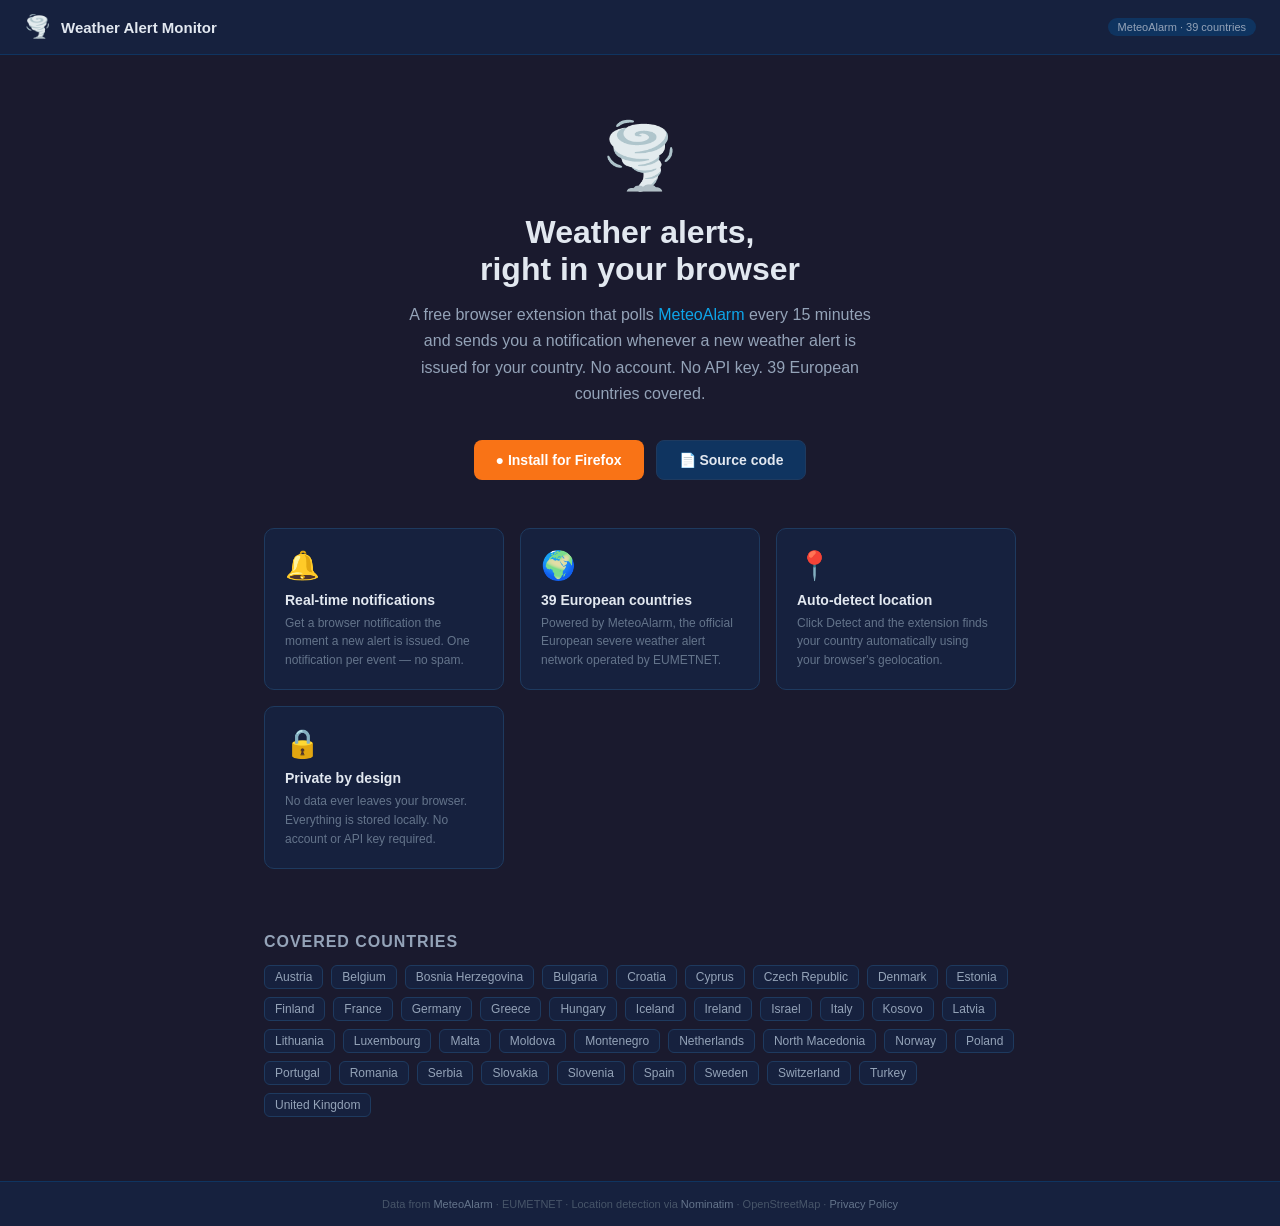
<file: docs/index.html>
<!DOCTYPE html>
<html lang="en">
<head>
  <meta charset="UTF-8" />
  <meta name="viewport" content="width=device-width, initial-scale=1.0" />
  <title>Weather Alert Monitor</title>
  <style>
    *, *::before, *::after { box-sizing: border-box; margin: 0; padding: 0; }

    body {
      font-family: -apple-system, BlinkMacSystemFont, 'Segoe UI', sans-serif;
      background: #1a1a2e;
      color: #e0e0e0;
      min-height: 100vh;
      display: flex;
      flex-direction: column;
    }

    a { color: #0ea5e9; text-decoration: none; }
    a:hover { text-decoration: underline; }

    /* Nav */
    nav {
      background: #16213e;
      border-bottom: 1px solid #0f3460;
      padding: 14px 24px;
      display: flex;
      align-items: center;
      gap: 10px;
    }
    nav .logo { font-size: 22px; }
    nav .site-name { font-size: 15px; font-weight: 700; color: #e2e8f0; }
    nav .badge {
      margin-left: auto;
      font-size: 11px;
      background: #0f3460;
      color: #94a3b8;
      padding: 3px 10px;
      border-radius: 10px;
    }

    /* Hero */
    .hero {
      text-align: center;
      padding: 64px 24px 48px;
    }
    .hero .icon { font-size: 64px; margin-bottom: 20px; }
    .hero h1 { font-size: 32px; font-weight: 800; color: #e2e8f0; margin-bottom: 14px; }
    .hero p {
      font-size: 16px;
      color: #94a3b8;
      max-width: 480px;
      margin: 0 auto 32px;
      line-height: 1.65;
    }

    .cta-row {
      display: flex;
      justify-content: center;
      gap: 12px;
      flex-wrap: wrap;
    }
    .btn {
      display: inline-flex;
      align-items: center;
      gap: 8px;
      padding: 11px 22px;
      border-radius: 8px;
      font-size: 14px;
      font-weight: 600;
      cursor: pointer;
      transition: opacity 0.15s;
      text-decoration: none;
    }
    .btn:hover { opacity: 0.85; text-decoration: none; }
    .btn-chrome { background: #0ea5e9; color: #fff; }
    .btn-firefox { background: #f97316; color: #fff; }
    .btn-source { background: #0f3460; color: #e2e8f0; border: 1px solid #1e3a5f; }

    /* Features */
    .features {
      display: grid;
      grid-template-columns: repeat(auto-fit, minmax(200px, 1fr));
      gap: 16px;
      max-width: 800px;
      margin: 0 auto;
      padding: 0 24px 64px;
    }
    .feature {
      background: #16213e;
      border: 1px solid #1e3a5f;
      border-radius: 10px;
      padding: 20px;
    }
    .feature .feat-icon { font-size: 28px; margin-bottom: 10px; }
    .feature h3 { font-size: 14px; font-weight: 700; color: #e2e8f0; margin-bottom: 6px; }
    .feature p { font-size: 12px; color: #64748b; line-height: 1.55; }

    /* Countries */
    .countries-section {
      max-width: 800px;
      margin: 0 auto;
      padding: 0 24px 64px;
      width: 100%;
    }
    .countries-section h2 {
      font-size: 16px;
      font-weight: 700;
      color: #94a3b8;
      text-transform: uppercase;
      letter-spacing: 0.06em;
      margin-bottom: 14px;
    }
    .country-tags {
      display: flex;
      flex-wrap: wrap;
      gap: 8px;
    }
    .country-tag {
      background: #16213e;
      border: 1px solid #1e3a5f;
      border-radius: 6px;
      padding: 4px 10px;
      font-size: 12px;
      color: #94a3b8;
    }

    /* Footer */
    footer {
      margin-top: auto;
      background: #16213e;
      border-top: 1px solid #0f3460;
      padding: 16px 24px;
      text-align: center;
      font-size: 11px;
      color: #475569;
    }
    footer a { color: #64748b; }
  </style>
</head>
<body>

  <nav>
    <span class="logo">🌪️</span>
    <span class="site-name">Weather Alert Monitor</span>
    <span class="badge">MeteoAlarm · 39 countries</span>
  </nav>

  <section class="hero">
    <div class="icon">🌪️</div>
    <h1>Weather alerts,<br>right in your browser</h1>
    <p>
      A free browser extension that polls <a href="https://www.meteoalarm.org/" target="_blank">MeteoAlarm</a>
      every 15 minutes and sends you a notification whenever a new weather alert is issued for your country.
      No account. No API key. 39 European countries covered.
    </p>
    <div class="cta-row">
      <a class="btn btn-firefox" href="https://addons.mozilla.org/pt-PT/firefox/addon/europe-weather-alert-monitor/" title="Load in Firefox">
        &#9679; Install for Firefox
      </a>
      <a class="btn btn-source" href="https://github.com/ncravino/weather-alert-monitor" target="_blank">
        &#128196; Source code
      </a>
    </div>
  </section>

  <section class="features">
    <div class="feature">
      <div class="feat-icon">🔔</div>
      <h3>Real-time notifications</h3>
      <p>Get a browser notification the moment a new alert is issued. One notification per event — no spam.</p>
    </div>
    <div class="feature">
      <div class="feat-icon">🌍</div>
      <h3>39 European countries</h3>
      <p>Powered by MeteoAlarm, the official European severe weather alert network operated by EUMETNET.</p>
    </div>
    <div class="feature">
      <div class="feat-icon">📍</div>
      <h3>Auto-detect location</h3>
      <p>Click Detect and the extension finds your country automatically using your browser's geolocation.</p>
    </div>
    <div class="feature">
      <div class="feat-icon">🔒</div>
      <h3>Private by design</h3>
      <p>No data ever leaves your browser. Everything is stored locally. No account or API key required.</p>
    </div>
  </section>

  <section class="countries-section">
    <h2>Covered countries</h2>
    <div class="country-tags">
      <span class="country-tag">Austria</span>
      <span class="country-tag">Belgium</span>
      <span class="country-tag">Bosnia Herzegovina</span>
      <span class="country-tag">Bulgaria</span>
      <span class="country-tag">Croatia</span>
      <span class="country-tag">Cyprus</span>
      <span class="country-tag">Czech Republic</span>
      <span class="country-tag">Denmark</span>
      <span class="country-tag">Estonia</span>
      <span class="country-tag">Finland</span>
      <span class="country-tag">France</span>
      <span class="country-tag">Germany</span>
      <span class="country-tag">Greece</span>
      <span class="country-tag">Hungary</span>
      <span class="country-tag">Iceland</span>
      <span class="country-tag">Ireland</span>
      <span class="country-tag">Israel</span>
      <span class="country-tag">Italy</span>
      <span class="country-tag">Kosovo</span>
      <span class="country-tag">Latvia</span>
      <span class="country-tag">Lithuania</span>
      <span class="country-tag">Luxembourg</span>
      <span class="country-tag">Malta</span>
      <span class="country-tag">Moldova</span>
      <span class="country-tag">Montenegro</span>
      <span class="country-tag">Netherlands</span>
      <span class="country-tag">North Macedonia</span>
      <span class="country-tag">Norway</span>
      <span class="country-tag">Poland</span>
      <span class="country-tag">Portugal</span>
      <span class="country-tag">Romania</span>
      <span class="country-tag">Serbia</span>
      <span class="country-tag">Slovakia</span>
      <span class="country-tag">Slovenia</span>
      <span class="country-tag">Spain</span>
      <span class="country-tag">Sweden</span>
      <span class="country-tag">Switzerland</span>
      <span class="country-tag">Turkey</span>
      <span class="country-tag">United Kingdom</span>
    </div>
  </section>

  <footer>
    Data from <a href="https://www.meteoalarm.org/" target="_blank">MeteoAlarm</a> · EUMETNET ·
    Location detection via <a href="https://nominatim.openstreetmap.org/" target="_blank">Nominatim</a> · OpenStreetMap ·
    <a href="privacy.html">Privacy Policy</a>
  </footer>

</body>
</html>
</file>
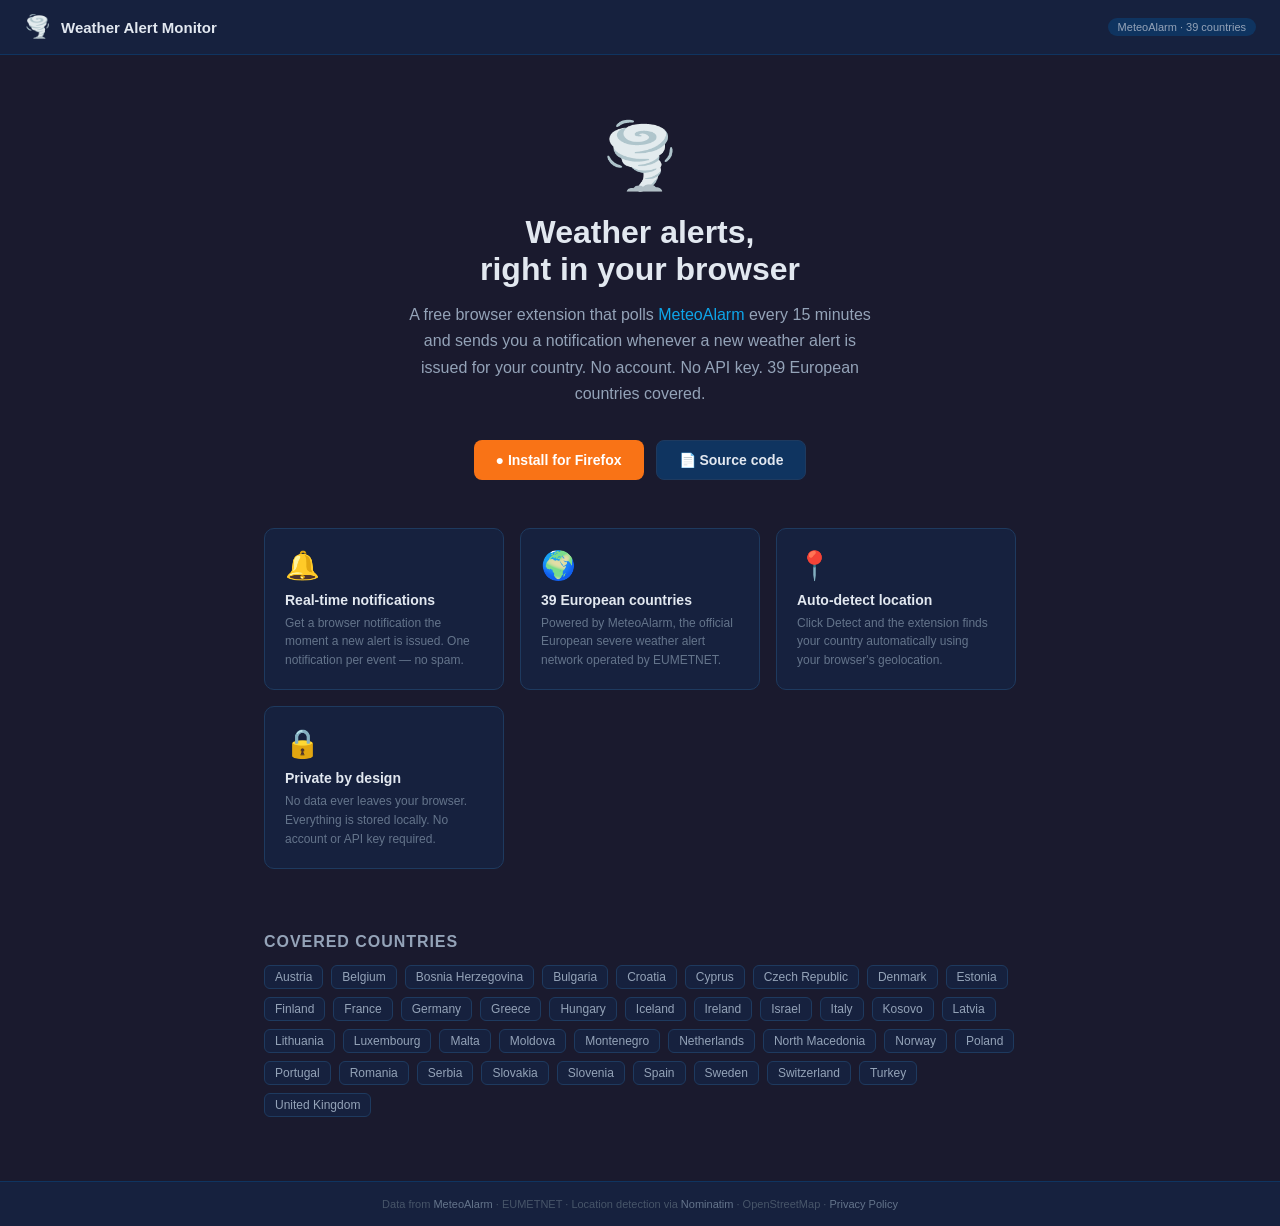
<file: pages/index.html>
<!DOCTYPE html>
<html lang="en">
<head>
  <meta charset="UTF-8" />
  <meta name="viewport" content="width=device-width, initial-scale=1.0" />
  <title>Weather Alert Monitor</title>
  <style>
    *, *::before, *::after { box-sizing: border-box; margin: 0; padding: 0; }

    body {
      font-family: -apple-system, BlinkMacSystemFont, 'Segoe UI', sans-serif;
      background: #1a1a2e;
      color: #e0e0e0;
      min-height: 100vh;
      display: flex;
      flex-direction: column;
    }

    a { color: #0ea5e9; text-decoration: none; }
    a:hover { text-decoration: underline; }

    /* Nav */
    nav {
      background: #16213e;
      border-bottom: 1px solid #0f3460;
      padding: 14px 24px;
      display: flex;
      align-items: center;
      gap: 10px;
    }
    nav .logo { font-size: 22px; }
    nav .site-name { font-size: 15px; font-weight: 700; color: #e2e8f0; }
    nav .badge {
      margin-left: auto;
      font-size: 11px;
      background: #0f3460;
      color: #94a3b8;
      padding: 3px 10px;
      border-radius: 10px;
    }

    /* Hero */
    .hero {
      text-align: center;
      padding: 64px 24px 48px;
    }
    .hero .icon { font-size: 64px; margin-bottom: 20px; }
    .hero h1 { font-size: 32px; font-weight: 800; color: #e2e8f0; margin-bottom: 14px; }
    .hero p {
      font-size: 16px;
      color: #94a3b8;
      max-width: 480px;
      margin: 0 auto 32px;
      line-height: 1.65;
    }

    .cta-row {
      display: flex;
      justify-content: center;
      gap: 12px;
      flex-wrap: wrap;
    }
    .btn {
      display: inline-flex;
      align-items: center;
      gap: 8px;
      padding: 11px 22px;
      border-radius: 8px;
      font-size: 14px;
      font-weight: 600;
      cursor: pointer;
      transition: opacity 0.15s;
      text-decoration: none;
    }
    .btn:hover { opacity: 0.85; text-decoration: none; }
    .btn-chrome { background: #0ea5e9; color: #fff; }
    .btn-firefox { background: #f97316; color: #fff; }
    .btn-source { background: #0f3460; color: #e2e8f0; border: 1px solid #1e3a5f; }

    /* Features */
    .features {
      display: grid;
      grid-template-columns: repeat(auto-fit, minmax(200px, 1fr));
      gap: 16px;
      max-width: 800px;
      margin: 0 auto;
      padding: 0 24px 64px;
    }
    .feature {
      background: #16213e;
      border: 1px solid #1e3a5f;
      border-radius: 10px;
      padding: 20px;
    }
    .feature .feat-icon { font-size: 28px; margin-bottom: 10px; }
    .feature h3 { font-size: 14px; font-weight: 700; color: #e2e8f0; margin-bottom: 6px; }
    .feature p { font-size: 12px; color: #64748b; line-height: 1.55; }

    /* Countries */
    .countries-section {
      max-width: 800px;
      margin: 0 auto;
      padding: 0 24px 64px;
      width: 100%;
    }
    .countries-section h2 {
      font-size: 16px;
      font-weight: 700;
      color: #94a3b8;
      text-transform: uppercase;
      letter-spacing: 0.06em;
      margin-bottom: 14px;
    }
    .country-tags {
      display: flex;
      flex-wrap: wrap;
      gap: 8px;
    }
    .country-tag {
      background: #16213e;
      border: 1px solid #1e3a5f;
      border-radius: 6px;
      padding: 4px 10px;
      font-size: 12px;
      color: #94a3b8;
    }

    /* Footer */
    footer {
      margin-top: auto;
      background: #16213e;
      border-top: 1px solid #0f3460;
      padding: 16px 24px;
      text-align: center;
      font-size: 11px;
      color: #475569;
    }
    footer a { color: #64748b; }
  </style>
</head>
<body>

  <nav>
    <span class="logo">🌪️</span>
    <span class="site-name">Weather Alert Monitor</span>
    <span class="badge">MeteoAlarm · 39 countries</span>
  </nav>

  <section class="hero">
    <div class="icon">🌪️</div>
    <h1>Weather alerts,<br>right in your browser</h1>
    <p>
      A free browser extension that polls <a href="https://www.meteoalarm.org/" target="_blank">MeteoAlarm</a>
      every 15 minutes and sends you a notification whenever a new weather alert is issued for your country.
      No account. No API key. 39 European countries covered.
    </p>
    <div class="cta-row">
      <a class="btn btn-firefox" href="weather-alert-extension-firefox/" title="Load in Firefox">
        &#9679; Install for Firefox
      </a>
      <a class="btn btn-source" href="https://github.com" target="_blank">
        &#128196; Source code
      </a>
    </div>
  </section>

  <section class="features">
    <div class="feature">
      <div class="feat-icon">🔔</div>
      <h3>Real-time notifications</h3>
      <p>Get a browser notification the moment a new alert is issued. One notification per event — no spam.</p>
    </div>
    <div class="feature">
      <div class="feat-icon">🌍</div>
      <h3>39 European countries</h3>
      <p>Powered by MeteoAlarm, the official European severe weather alert network operated by EUMETNET.</p>
    </div>
    <div class="feature">
      <div class="feat-icon">📍</div>
      <h3>Auto-detect location</h3>
      <p>Click Detect and the extension finds your country automatically using your browser's geolocation.</p>
    </div>
    <div class="feature">
      <div class="feat-icon">🔒</div>
      <h3>Private by design</h3>
      <p>No data ever leaves your browser. Everything is stored locally. No account or API key required.</p>
    </div>
  </section>

  <section class="countries-section">
    <h2>Covered countries</h2>
    <div class="country-tags">
      <span class="country-tag">Austria</span>
      <span class="country-tag">Belgium</span>
      <span class="country-tag">Bosnia Herzegovina</span>
      <span class="country-tag">Bulgaria</span>
      <span class="country-tag">Croatia</span>
      <span class="country-tag">Cyprus</span>
      <span class="country-tag">Czech Republic</span>
      <span class="country-tag">Denmark</span>
      <span class="country-tag">Estonia</span>
      <span class="country-tag">Finland</span>
      <span class="country-tag">France</span>
      <span class="country-tag">Germany</span>
      <span class="country-tag">Greece</span>
      <span class="country-tag">Hungary</span>
      <span class="country-tag">Iceland</span>
      <span class="country-tag">Ireland</span>
      <span class="country-tag">Israel</span>
      <span class="country-tag">Italy</span>
      <span class="country-tag">Kosovo</span>
      <span class="country-tag">Latvia</span>
      <span class="country-tag">Lithuania</span>
      <span class="country-tag">Luxembourg</span>
      <span class="country-tag">Malta</span>
      <span class="country-tag">Moldova</span>
      <span class="country-tag">Montenegro</span>
      <span class="country-tag">Netherlands</span>
      <span class="country-tag">North Macedonia</span>
      <span class="country-tag">Norway</span>
      <span class="country-tag">Poland</span>
      <span class="country-tag">Portugal</span>
      <span class="country-tag">Romania</span>
      <span class="country-tag">Serbia</span>
      <span class="country-tag">Slovakia</span>
      <span class="country-tag">Slovenia</span>
      <span class="country-tag">Spain</span>
      <span class="country-tag">Sweden</span>
      <span class="country-tag">Switzerland</span>
      <span class="country-tag">Turkey</span>
      <span class="country-tag">United Kingdom</span>
    </div>
  </section>

  <footer>
    Data from <a href="https://www.meteoalarm.org/" target="_blank">MeteoAlarm</a> · EUMETNET ·
    Location detection via <a href="https://nominatim.openstreetmap.org/" target="_blank">Nominatim</a> · OpenStreetMap ·
    <a href="privacy.html">Privacy Policy</a>
  </footer>

</body>
</html>
</file>
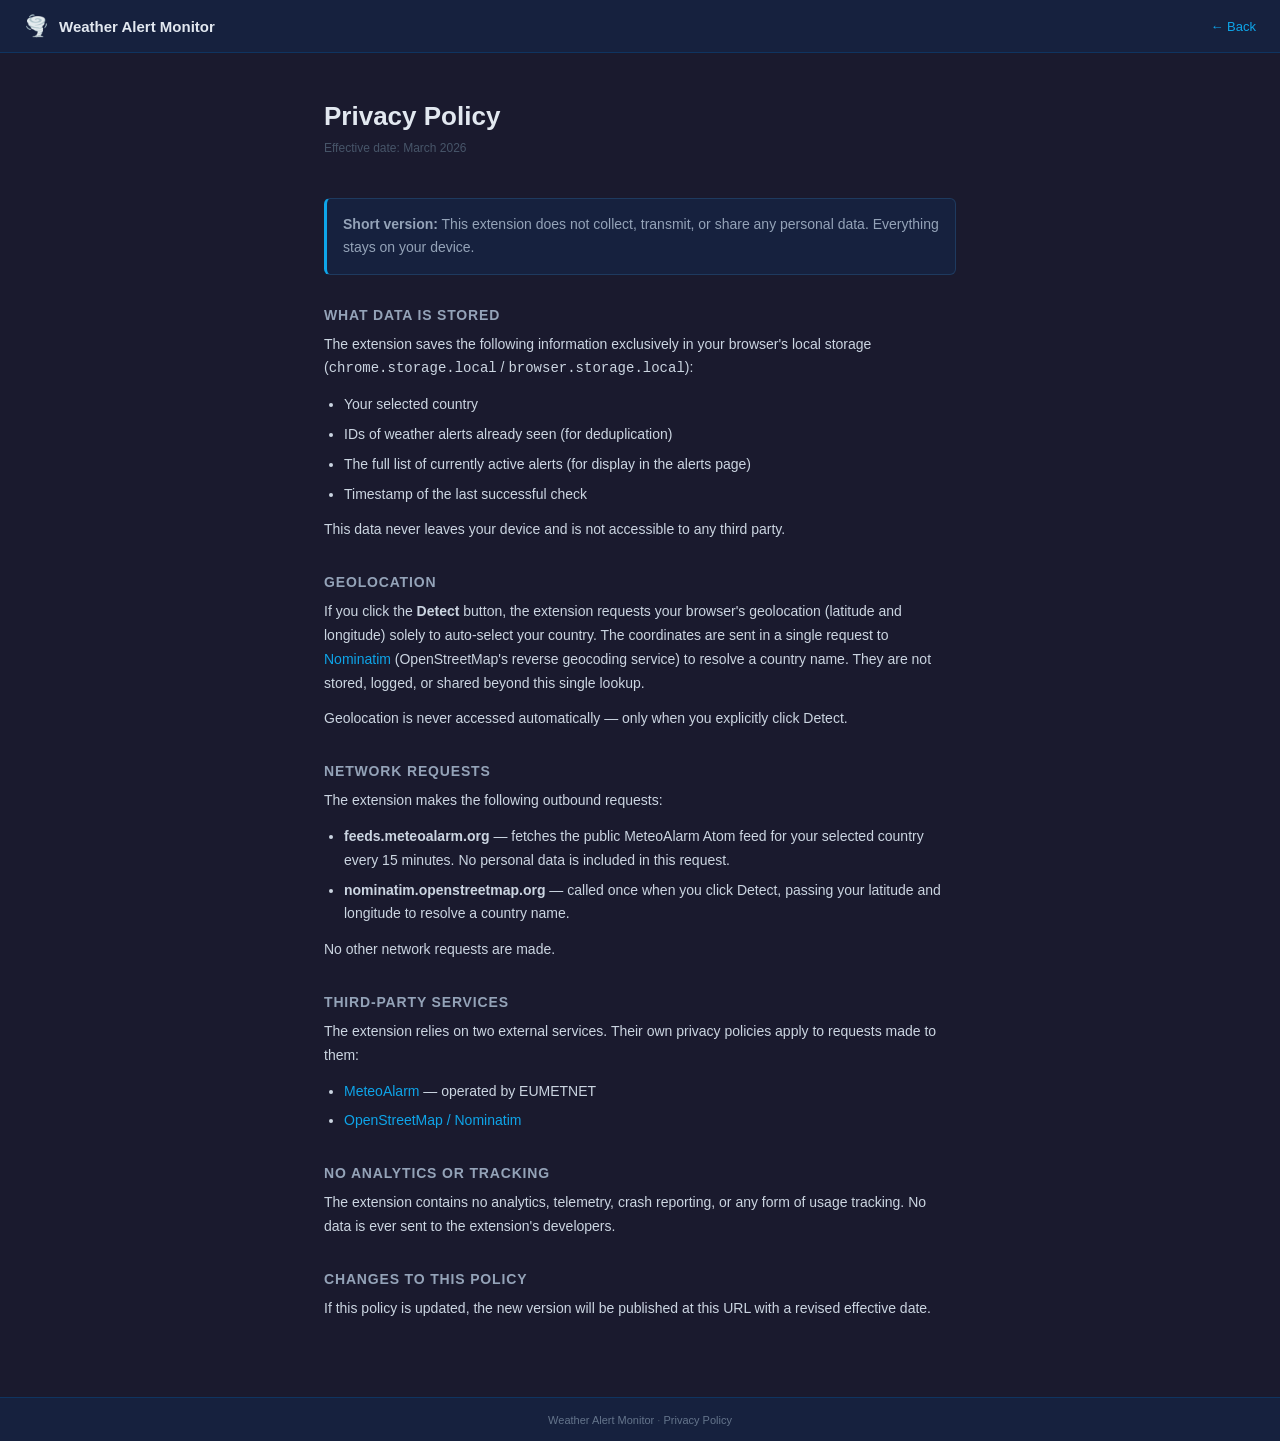
<file: docs/privacy.html>
<!DOCTYPE html>
<html lang="en">
<head>
  <meta charset="UTF-8" />
  <meta name="viewport" content="width=device-width, initial-scale=1.0" />
  <title>Privacy Policy — Weather Alert Monitor</title>
  <style>
    *, *::before, *::after { box-sizing: border-box; margin: 0; padding: 0; }

    body {
      font-family: -apple-system, BlinkMacSystemFont, 'Segoe UI', sans-serif;
      background: #1a1a2e;
      color: #e0e0e0;
      min-height: 100vh;
      display: flex;
      flex-direction: column;
    }

    a { color: #0ea5e9; text-decoration: none; }
    a:hover { text-decoration: underline; }

    nav {
      background: #16213e;
      border-bottom: 1px solid #0f3460;
      padding: 14px 24px;
      display: flex;
      align-items: center;
      gap: 10px;
    }
    nav .logo { font-size: 20px; }
    nav .site-name { font-size: 15px; font-weight: 700; color: #e2e8f0; }
    nav .back { margin-left: auto; font-size: 13px; color: #0ea5e9; }

    main {
      max-width: 680px;
      margin: 0 auto;
      padding: 48px 24px 64px;
      flex: 1;
    }

    h1 {
      font-size: 26px;
      font-weight: 800;
      color: #e2e8f0;
      margin-bottom: 6px;
    }

    .effective {
      font-size: 12px;
      color: #475569;
      margin-bottom: 40px;
    }

    h2 {
      font-size: 14px;
      font-weight: 700;
      color: #94a3b8;
      text-transform: uppercase;
      letter-spacing: 0.06em;
      margin: 32px 0 10px;
    }

    p {
      font-size: 14px;
      color: #cbd5e1;
      line-height: 1.7;
      margin-bottom: 12px;
    }

    ul {
      padding-left: 20px;
      margin-bottom: 12px;
    }

    ul li {
      font-size: 14px;
      color: #cbd5e1;
      line-height: 1.7;
      margin-bottom: 6px;
    }

    .highlight {
      background: #16213e;
      border: 1px solid #1e3a5f;
      border-left: 3px solid #0ea5e9;
      border-radius: 6px;
      padding: 14px 16px;
      font-size: 14px;
      color: #94a3b8;
      line-height: 1.65;
      margin-bottom: 12px;
    }

    footer {
      background: #16213e;
      border-top: 1px solid #0f3460;
      padding: 16px 24px;
      text-align: center;
      font-size: 11px;
      color: #475569;
    }
    footer a { color: #64748b; }
  </style>
</head>
<body>

  <nav>
    <span class="logo">🌪️</span>
    <span class="site-name">Weather Alert Monitor</span>
    <a class="back" href="index.html">← Back</a>
  </nav>

  <main>
    <h1>Privacy Policy</h1>
    <p class="effective">Effective date: March 2026</p>

    <div class="highlight">
      <strong>Short version:</strong> This extension does not collect, transmit, or share any personal data.
      Everything stays on your device.
    </div>

    <h2>What data is stored</h2>
    <p>The extension saves the following information exclusively in your browser's local storage (<code>chrome.storage.local</code> / <code>browser.storage.local</code>):</p>
    <ul>
      <li>Your selected country</li>
      <li>IDs of weather alerts already seen (for deduplication)</li>
      <li>The full list of currently active alerts (for display in the alerts page)</li>
      <li>Timestamp of the last successful check</li>
    </ul>
    <p>This data never leaves your device and is not accessible to any third party.</p>

    <h2>Geolocation</h2>
    <p>
      If you click the <strong>Detect</strong> button, the extension requests your browser's geolocation
      (latitude and longitude) solely to auto-select your country. The coordinates are sent in a single
      request to <a href="https://nominatim.openstreetmap.org/" target="_blank">Nominatim</a>
      (OpenStreetMap's reverse geocoding service) to resolve a country name. They are not stored,
      logged, or shared beyond this single lookup.
    </p>
    <p>Geolocation is never accessed automatically — only when you explicitly click Detect.</p>

    <h2>Network requests</h2>
    <p>The extension makes the following outbound requests:</p>
    <ul>
      <li>
        <strong>feeds.meteoalarm.org</strong> — fetches the public MeteoAlarm Atom feed for your
        selected country every 15 minutes. No personal data is included in this request.
      </li>
      <li>
        <strong>nominatim.openstreetmap.org</strong> — called once when you click Detect, passing
        your latitude and longitude to resolve a country name.
      </li>
    </ul>
    <p>No other network requests are made.</p>

    <h2>Third-party services</h2>
    <p>
      The extension relies on two external services. Their own privacy policies apply to requests made to them:
    </p>
    <ul>
      <li><a href="https://www.meteoalarm.org/" target="_blank">MeteoAlarm</a> — operated by EUMETNET</li>
      <li><a href="https://osmfoundation.org/wiki/Privacy_Policy" target="_blank">OpenStreetMap / Nominatim</a></li>
    </ul>

    <h2>No analytics or tracking</h2>
    <p>
      The extension contains no analytics, telemetry, crash reporting, or any form of usage tracking.
      No data is ever sent to the extension's developers.
    </p>

    <h2>Changes to this policy</h2>
    <p>
      If this policy is updated, the new version will be published at this URL with a revised effective date.
    </p>
  </main>

  <footer>
    <a href="index.html">Weather Alert Monitor</a> · <a href="privacy.html">Privacy Policy</a>
  </footer>

</body>
</html>
</file>
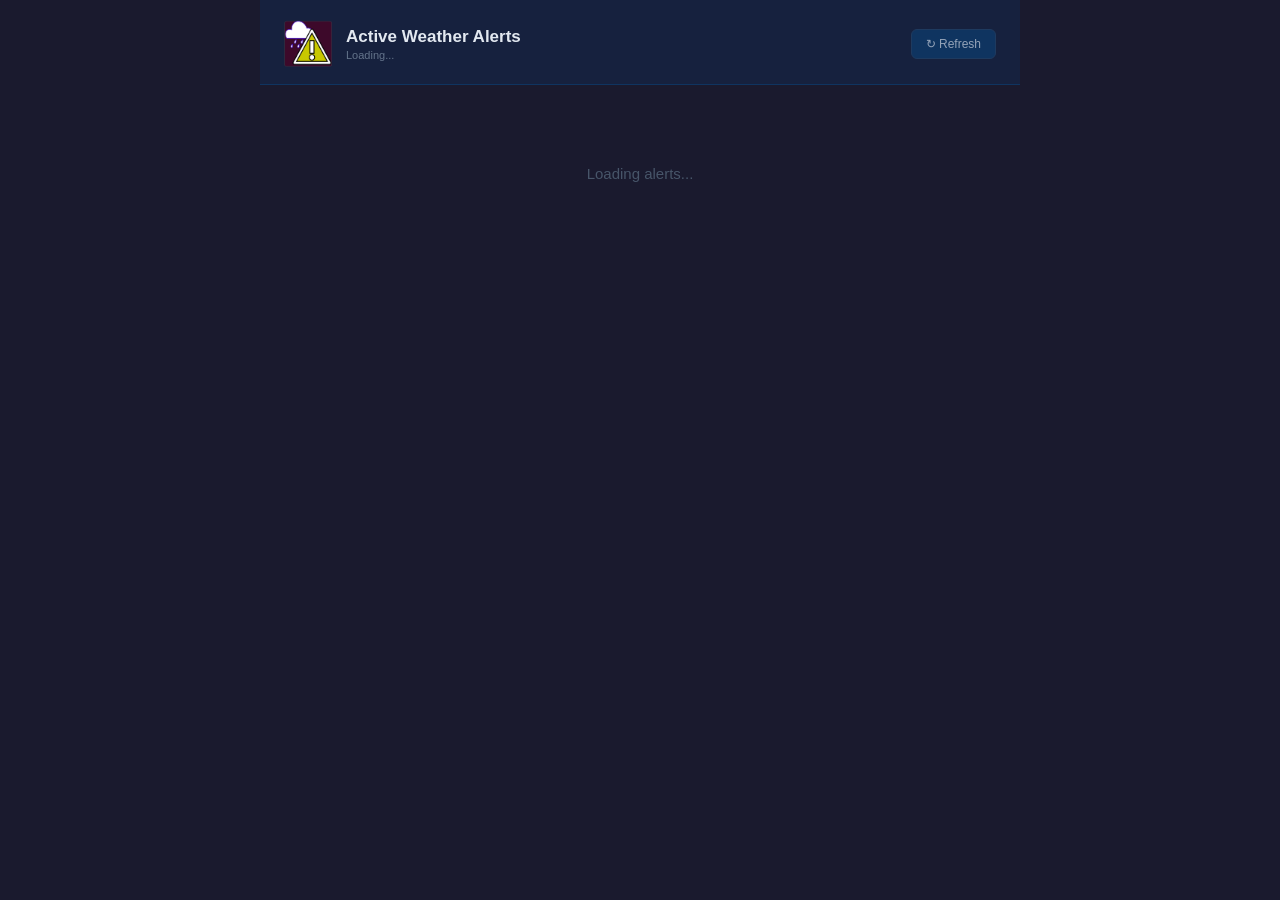
<file: src/alerts.html>
<!DOCTYPE html>
<html lang="en">
<head>
  <meta charset="UTF-8" />
  <meta name="viewport" content="width=device-width, initial-scale=1.0" />
  <title>Active Weather Alerts</title>
  <link rel="stylesheet" href="alerts.css" />
</head>
<body>
  <div class="page">
    <header>
      <div class="header-left">
        <img src="icons/weather-alert-icon64x64.png" alt="" class="header-icon" />
        <div>
          <h1>Active Weather Alerts</h1>
          <p class="subheading" id="subheading">Loading...</p>
        </div>
      </div>
      <button class="btn-refresh" id="btnRefresh">&#8635; Refresh</button>
    </header>

    <main id="alertList">
      <div class="loading">Loading alerts...</div>
    </main>
  </div>

  <script src="alerts.js"></script>
</body>
</html>
</file>
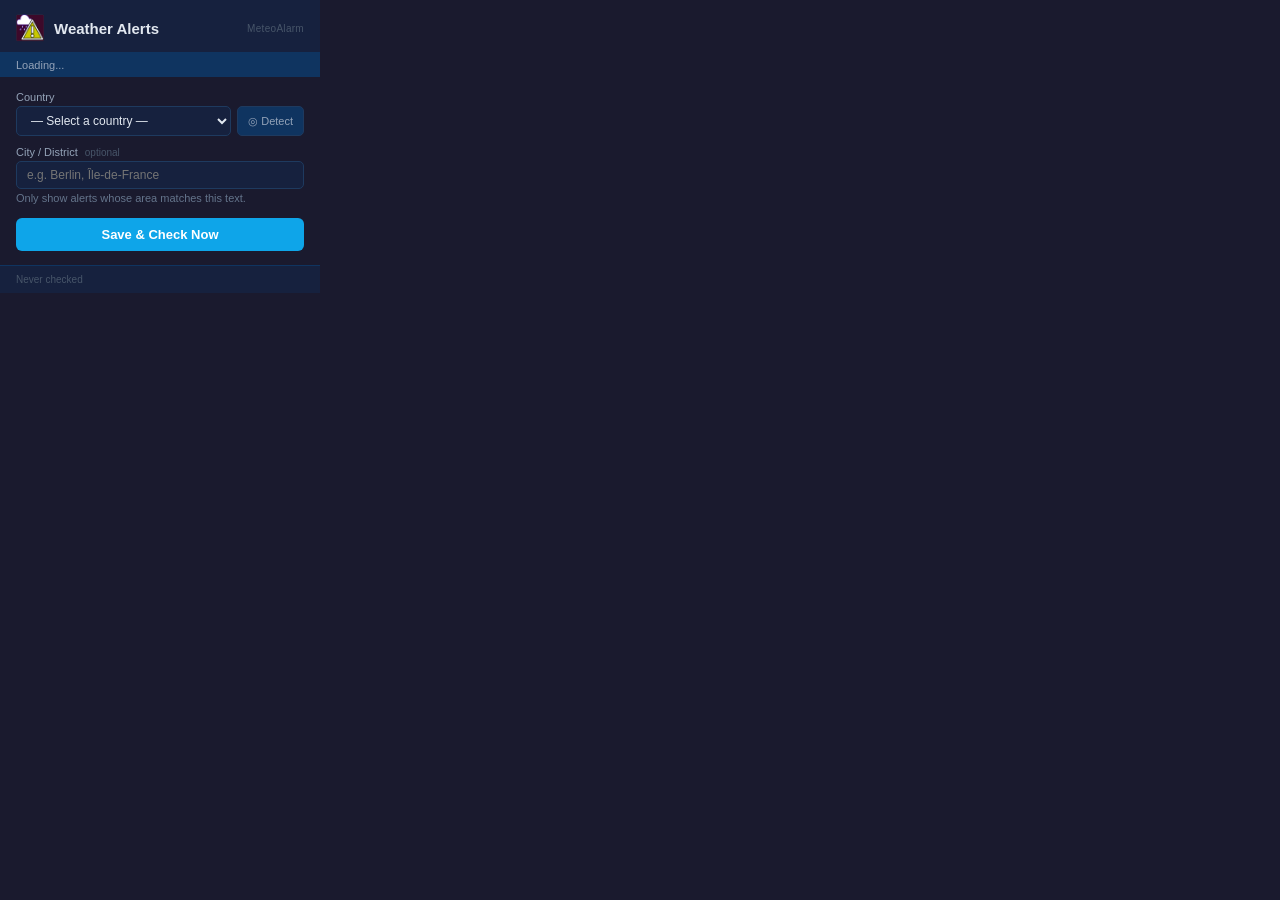
<file: src/popup.html>
<!DOCTYPE html>
<html lang="en">
<head>
  <meta charset="UTF-8" />
  <meta name="viewport" content="width=device-width, initial-scale=1.0" />
  <title>Weather Alert Monitor</title>
  <link rel="stylesheet" href="popup.css" />
</head>
<body>
  <div class="container">
    <header>
      <img src="icons/weather-alert-icon128x128.png" alt="Weather" class="header-icon" />
      <h1>Weather Alerts</h1>
      <span class="powered-by">MeteoAlarm</span>
    </header>

    <!-- Status bar -->
    <section class="status-bar">
      <span id="statusText">Loading...</span>
    </section>

    <!-- Active alerts summary (clickable) -->
    <button class="alert-summary" id="alertSummary" style="display:none">
      <span class="alert-badge" id="alertBadge"></span>
      <span id="alertSummaryText"></span>
      <span class="alert-summary-cta">View all ›</span>
    </button>

    <!-- Country selector -->
    <section class="location-section">
      <div class="field-row">
        <label for="selectCountry">Country</label>
        <div class="select-row">
          <select id="selectCountry">
            <option value="">— Select a country —</option>
            <option value="austria">Austria</option>
            <option value="belgium">Belgium</option>
            <option value="bosnia-herzegovina">Bosnia Herzegovina</option>
            <option value="bulgaria">Bulgaria</option>
            <option value="croatia">Croatia</option>
            <option value="cyprus">Cyprus</option>
            <option value="czech-republic">Czech Republic</option>
            <option value="denmark">Denmark</option>
            <option value="estonia">Estonia</option>
            <option value="finland">Finland</option>
            <option value="france">France</option>
            <option value="germany">Germany</option>
            <option value="greece">Greece</option>
            <option value="hungary">Hungary</option>
            <option value="iceland">Iceland</option>
            <option value="ireland">Ireland</option>
            <option value="israel">Israel</option>
            <option value="italy">Italy</option>
            <option value="kosovo">Kosovo</option>
            <option value="latvia">Latvia</option>
            <option value="lithuania">Lithuania</option>
            <option value="luxembourg">Luxembourg</option>
            <option value="malta">Malta</option>
            <option value="moldova">Moldova</option>
            <option value="montenegro">Montenegro</option>
            <option value="netherlands">Netherlands</option>
            <option value="north-macedonia">North Macedonia</option>
            <option value="norway">Norway</option>
            <option value="poland">Poland</option>
            <option value="portugal">Portugal</option>
            <option value="romania">Romania</option>
            <option value="serbia">Serbia</option>
            <option value="slovakia">Slovakia</option>
            <option value="slovenia">Slovenia</option>
            <option value="spain">Spain</option>
            <option value="sweden">Sweden</option>
            <option value="switzerland">Switzerland</option>
            <option value="turkey">Turkey</option>
            <option value="united-kingdom">United Kingdom</option>
          </select>
          <button class="btn-detect" id="btnDetect" title="Auto-detect country from your location">&#x25CE; Detect</button>
        </div>
        <span class="geo-result" id="geoResult" style="display:none" id="geoCoords"></span>
      </div>

      <div class="field-row">
        <label for="inputCityFilter">City / District <span class="optional">optional</span></label>
        <input type="text" id="inputCityFilter" placeholder="e.g. Berlin, Île-de-France" autocomplete="off" />
        <span class="hint">Only show alerts whose area matches this text.</span>
      </div>

      <button class="btn-save" id="btnSave">Save &amp; Check Now</button>
      <p class="error-msg" id="saveError" style="display:none"></p>
    </section>

    <!-- Footer -->
    <footer>
      <span id="lastCheckText">Never checked</span>
    </footer>
  </div>

  <script src="popup.js"></script>
</body>
</html>
</file>
<file: src/alerts.css>
* {
  box-sizing: border-box;
  margin: 0;
  padding: 0;
}

body {
  font-family: -apple-system, BlinkMacSystemFont, 'Segoe UI', sans-serif;
  font-size: 14px;
  background: #1a1a2e;
  color: #e0e0e0;
  min-height: 100vh;
}

.page {
  max-width: 760px;
  margin: 0 auto;
  padding: 0 0 40px;
}

/* Header */
header {
  display: flex;
  align-items: center;
  justify-content: space-between;
  padding: 20px 24px 16px;
  background: #16213e;
  border-bottom: 1px solid #0f3460;
  position: sticky;
  top: 0;
  z-index: 10;
}

.header-left {
  display: flex;
  align-items: center;
  gap: 14px;
}

.header-icon {
  width: 48px;
  height: 48px;
}

h1 {
  font-size: 17px;
  font-weight: 700;
  color: #e2e8f0;
}

.subheading {
  font-size: 11px;
  color: #64748b;
  margin-top: 2px;
}

.btn-refresh {
  padding: 7px 14px;
  background: #0f3460;
  color: #94a3b8;
  border: 1px solid #1e3a5f;
  border-radius: 6px;
  font-size: 12px;
  cursor: pointer;
  transition: background 0.15s, color 0.15s;
}

.btn-refresh:hover {
  background: #1e4d8c;
  color: #e2e8f0;
}

/* Filter toggle pill in subheading */
.btn-filter-toggle {
  display: inline-flex;
  align-items: center;
  gap: 4px;
  padding: 2px 8px;
  border-radius: 10px;
  font-size: 11px;
  font-weight: 500;
  cursor: pointer;
  border: 1px solid #334155;
  background: transparent;
  color: #64748b;
  transition: background 0.15s, color 0.15s, border-color 0.15s;
  vertical-align: middle;
}

.btn-filter-toggle.active {
  background: #0f3460;
  border-color: #0ea5e9;
  color: #7dd3fc;
}

.btn-filter-toggle:hover {
  background: #1e293b;
  color: #e2e8f0;
  border-color: #475569;
}

/* "Show all alerts" inline link in empty state */
.btn-link {
  background: none;
  border: none;
  color: #0ea5e9;
  font-size: inherit;
  cursor: pointer;
  padding: 0;
  text-decoration: underline;
}

.btn-link:hover {
  color: #38bdf8;
}

/* Alert list */
main {
  padding: 20px 24px;
  display: flex;
  flex-direction: column;
  gap: 14px;
}

.loading,
.empty {
  text-align: center;
  color: #475569;
  padding: 60px 0;
  font-size: 15px;
}

/* Alert card */
.alert-card {
  background: #16213e;
  border: 1px solid #1e3a5f;
  border-left-width: 4px;
  border-radius: 8px;
  padding: 16px 18px;
  display: flex;
  flex-direction: column;
  gap: 10px;
}

.alert-card.severity-extreme { border-left-color: #ef4444; }
.alert-card.severity-severe  { border-left-color: #f97316; }
.alert-card.severity-moderate { border-left-color: #eab308; }
.alert-card.severity-minor   { border-left-color: #3b82f6; }
.alert-card.severity-unknown { border-left-color: #6b7280; }

/* Card header row */
.card-header {
  display: flex;
  align-items: center;
  gap: 10px;
  flex-wrap: wrap;
}

.card-event {
  font-size: 15px;
  font-weight: 700;
  color: #e2e8f0;
  flex: 1;
}

.severity-badge {
  font-size: 11px;
  font-weight: 600;
  padding: 2px 9px;
  border-radius: 10px;
  text-transform: uppercase;
  letter-spacing: 0.04em;
}

.severity-badge.extreme  { background: #7f1d1d; color: #fca5a5; }
.severity-badge.severe   { background: #7c2d12; color: #fdba74; }
.severity-badge.moderate { background: #713f12; color: #fde047; }
.severity-badge.minor    { background: #1e3a5f; color: #93c5fd; }
.severity-badge.unknown  { background: #1e293b; color: #94a3b8; }

/* Card meta row */
.card-meta {
  display: flex;
  gap: 16px;
  flex-wrap: wrap;
  font-size: 12px;
  color: #64748b;
}

.card-meta span::before {
  content: attr(data-label) ': ';
  color: #475569;
}

/* Card area */
.card-area {
  font-size: 13px;
  color: #94a3b8;
}

/* Card summary */
.card-summary {
  font-size: 13px;
  color: #cbd5e1;
  line-height: 1.55;
  white-space: pre-wrap;
}

/* Card footer */
.card-footer {
  font-size: 11px;
  color: #475569;
}
</file>
<file: src/popup.css>
* {
  box-sizing: border-box;
  margin: 0;
  padding: 0;
}

body {
  font-family: -apple-system, BlinkMacSystemFont, 'Segoe UI', sans-serif;
  font-size: 13px;
  background: #1a1a2e;
  color: #e0e0e0;
  width: 320px;
  min-height: 200px;
}

.container {
  display: flex;
  flex-direction: column;
  gap: 0;
}

/* Header */
header {
  display: flex;
  align-items: center;
  gap: 10px;
  padding: 14px 16px 10px;
  background: #16213e;
  border-bottom: 1px solid #0f3460;
}

.header-icon {
  width: 28px;
  height: 28px;
}

header h1 {
  font-size: 15px;
  font-weight: 600;
  color: #e2e8f0;
}

/* Status bar */
.status-bar {
  padding: 6px 16px;
  background: #0f3460;
  font-size: 11px;
  color: #94a3b8;
}

/* Alert summary (button that opens alerts page) */
.alert-summary {
  display: flex;
  align-items: center;
  gap: 8px;
  padding: 10px 16px;
  background: #7f1d1d;
  border: none;
  border-left: 3px solid #ef4444;
  color: #fecaca;
  font-size: 12px;
  width: 100%;
  text-align: left;
  cursor: pointer;
  transition: background 0.15s;
}

.alert-summary:hover {
  background: #991b1b;
}

.alert-summary-cta {
  margin-left: auto;
  font-size: 11px;
  opacity: 0.75;
}

.alert-badge {
  background: #ef4444;
  color: white;
  border-radius: 10px;
  padding: 1px 7px;
  font-size: 11px;
  font-weight: 700;
}

/* Powered-by label in header */
.powered-by {
  margin-left: auto;
  font-size: 10px;
  color: #475569;
  font-weight: 400;
  letter-spacing: 0.03em;
}

/* Select + detect button row */
.select-row {
  display: flex;
  gap: 6px;
}

.select-row select {
  flex: 1;
  padding: 6px 10px;
  background: #16213e;
  border: 1px solid #1e3a5f;
  border-radius: 5px;
  color: #e2e8f0;
  font-size: 12px;
  outline: none;
  cursor: pointer;
  transition: border-color 0.15s;
}

.select-row select:focus {
  border-color: #0ea5e9;
}

.btn-detect {
  padding: 6px 10px;
  background: #0f3460;
  color: #94a3b8;
  border: 1px solid #1e3a5f;
  border-radius: 5px;
  font-size: 11px;
  cursor: pointer;
  white-space: nowrap;
  transition: background 0.15s, color 0.15s;
}

.btn-detect:hover {
  background: #1e4d8c;
  color: #e2e8f0;
}

.btn-detect:disabled {
  opacity: 0.5;
  cursor: not-allowed;
}

/* Location section */
.location-section {
  padding: 14px 16px;
  display: flex;
  flex-direction: column;
  gap: 10px;
}

/* Tabs */
.tabs {
  display: flex;
  gap: 4px;
  background: #16213e;
  border-radius: 6px;
  padding: 3px;
}

.tab {
  flex: 1;
  padding: 5px 0;
  border: none;
  border-radius: 4px;
  background: transparent;
  color: #94a3b8;
  font-size: 12px;
  cursor: pointer;
  transition: background 0.15s, color 0.15s;
}

.tab.active {
  background: #0f3460;
  color: #e2e8f0;
  font-weight: 600;
}

/* Tab panels */
.tab-panel {
  display: flex;
  flex-direction: column;
  gap: 8px;
}

.tab-panel.hidden {
  display: none;
}

.hint {
  font-size: 11px;
  color: #64748b;
}

.optional {
  font-size: 10px;
  font-weight: 400;
  color: #475569;
  margin-left: 4px;
}

/* Buttons */
.btn-primary {
  padding: 7px 14px;
  background: #0f3460;
  color: #e2e8f0;
  border: 1px solid #1e4d8c;
  border-radius: 6px;
  cursor: pointer;
  font-size: 12px;
  transition: background 0.15s;
  align-self: flex-start;
}

.btn-primary:hover {
  background: #1e4d8c;
}

.btn-save {
  width: 100%;
  padding: 9px;
  background: #0ea5e9;
  color: white;
  border: none;
  border-radius: 6px;
  cursor: pointer;
  font-size: 13px;
  font-weight: 600;
  transition: background 0.15s;
  margin-top: 4px;
}

.btn-save:hover {
  background: #0284c7;
}

.btn-save:disabled {
  background: #334155;
  color: #64748b;
  cursor: not-allowed;
}

/* Fields */
.field-row {
  display: flex;
  flex-direction: column;
  gap: 3px;
}

.field-row label {
  font-size: 11px;
  color: #94a3b8;
  font-weight: 500;
}

.field-row input {
  padding: 6px 10px;
  background: #16213e;
  border: 1px solid #1e3a5f;
  border-radius: 5px;
  color: #e2e8f0;
  font-size: 12px;
  outline: none;
  transition: border-color 0.15s;
}

.field-row input:focus {
  border-color: #0ea5e9;
}

/* Select option colors (best-effort; native OS controls vary) */
.select-row select option {
  background: #16213e;
  color: #e2e8f0;
}

/* Geo result */
.geo-result {
  font-size: 11px;
  color: #4ade80;
  padding: 4px 0;
}

/* Error */
.error-msg {
  color: #f87171;
  font-size: 11px;
}

/* Footer */
footer {
  display: flex;
  justify-content: space-between;
  align-items: center;
  padding: 8px 16px;
  background: #16213e;
  border-top: 1px solid #0f3460;
  font-size: 10px;
  color: #475569;
}
</file>
